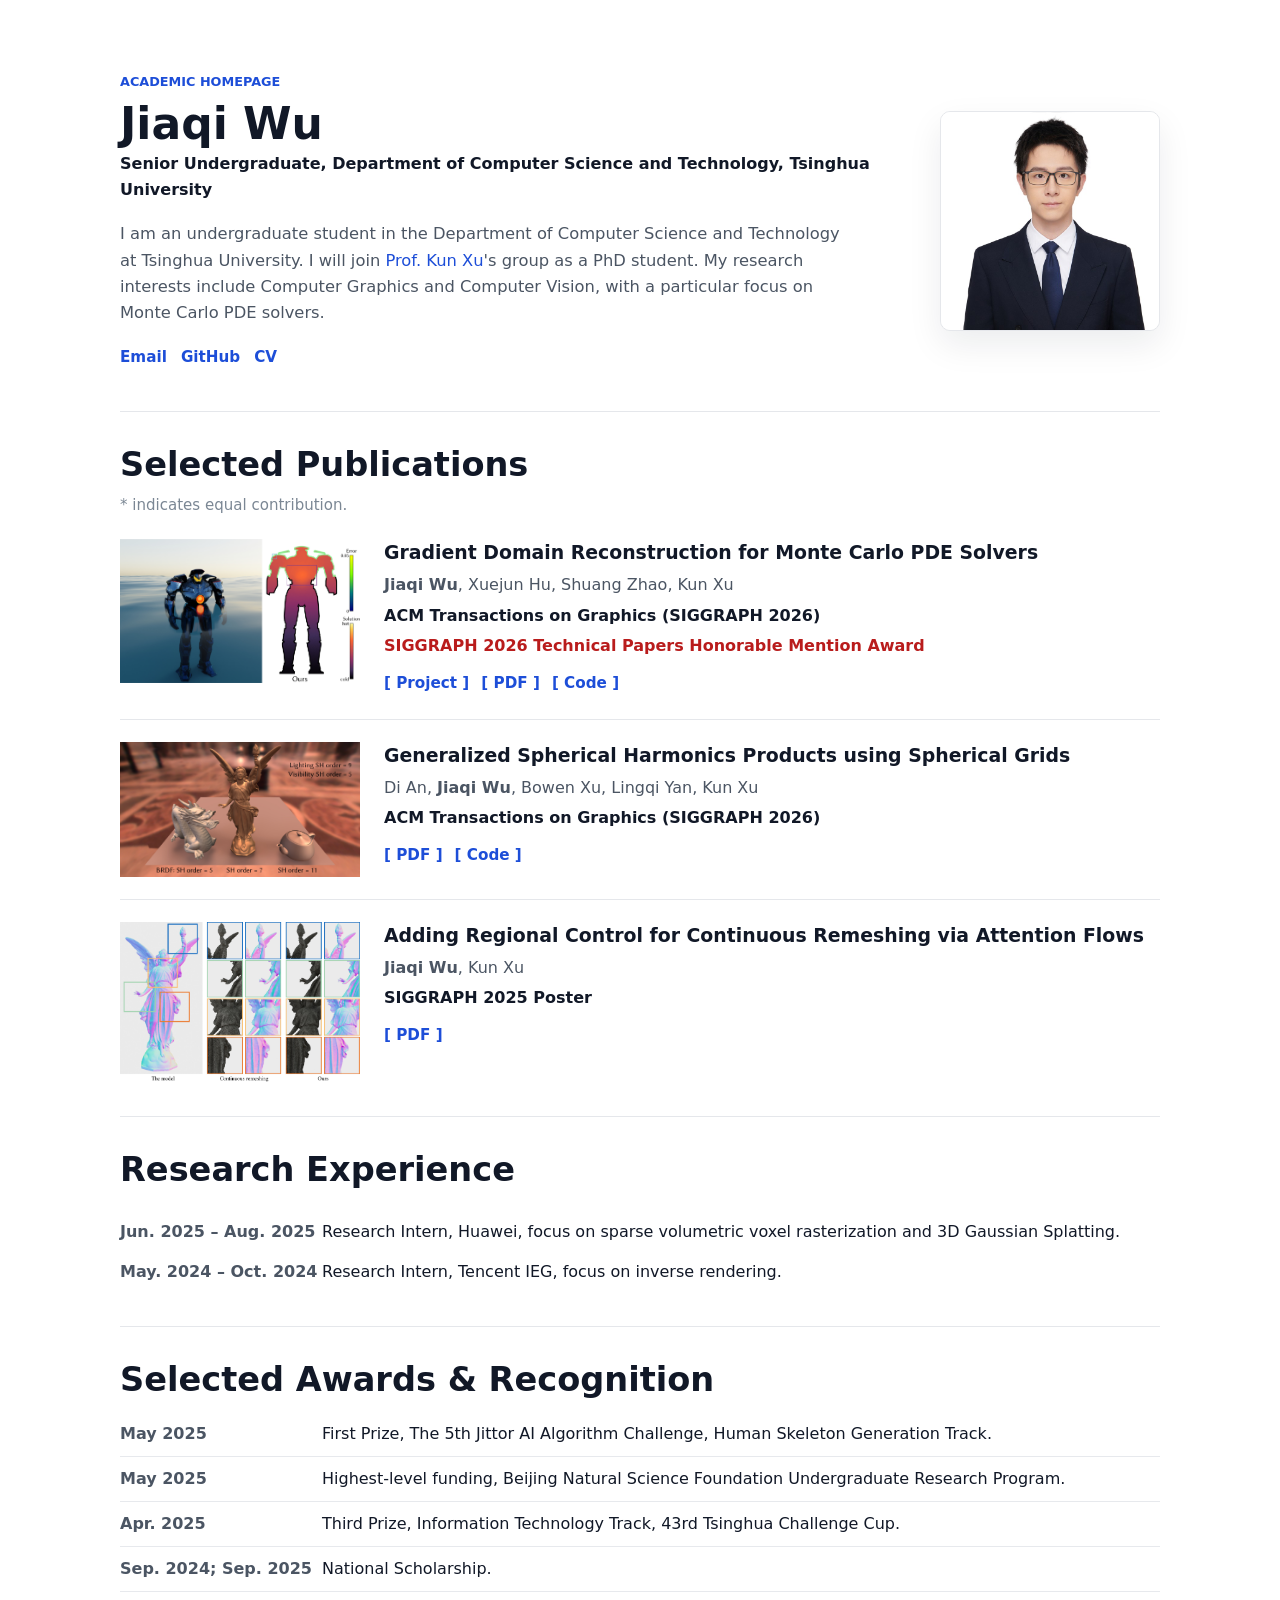
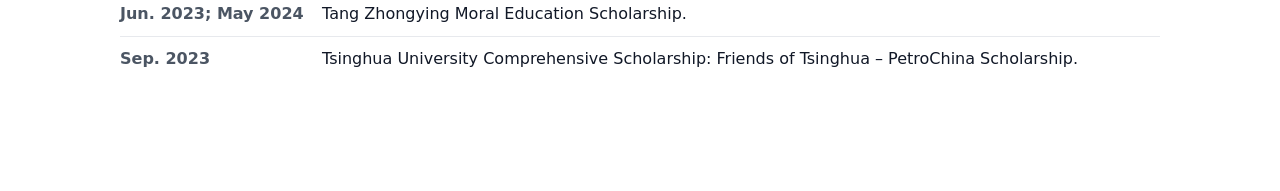
<file: index.html>
<!doctype html>
<html lang="en">
  <head>
    <meta charset="utf-8">
    <meta name="viewport" content="width=device-width, initial-scale=1">
    <meta
      name="description"
      content="Academic homepage and publications of Jiaqi Wu, Tsinghua University, including Gradient Domain Reconstruction for Monte Carlo PDE Solvers and Generalized Spherical Harmonics Products using Spherical Grids."
    >
    <meta name="robots" content="index, follow">
    <meta name="author" content="Jiaqi Wu">
    <meta
      name="keywords"
      content="Jiaqi Wu, 吴佳启, Tsinghua University, computer graphics, Monte Carlo PDE solvers, Gradient Domain Reconstruction for Monte Carlo PDE Solvers, Generalized Spherical Harmonics Products using Spherical Grids, SIGGRAPH 2026"
    >
    <meta name="google-site-verification" content="8v93ilf4QYqnHOZviplRx_3jtbRqEADriWoNgA3eijM">
    <link rel="canonical" href="https://jiaoplusjuan.github.io/">
    <meta property="og:type" content="profile">
    <meta property="og:title" content="Jiaqi Wu | Academic Homepage">
    <meta
      property="og:description"
      content="Computer graphics researcher at Tsinghua University. Publications include Gradient Domain Reconstruction for Monte Carlo PDE Solvers."
    >
    <meta property="og:url" content="https://jiaoplusjuan.github.io/">
    <meta property="og:image" content="https://jiaoplusjuan.github.io/assets/profile.jpg">
    <title>Jiaqi Wu | Computer Graphics Researcher</title>
    <script type="application/ld+json">
      {
        "@context": "https://schema.org",
        "@graph": [
          {
            "@type": "Person",
            "@id": "https://jiaoplusjuan.github.io/#person",
            "name": "Jiaqi Wu",
            "alternateName": "吴佳启",
            "url": "https://jiaoplusjuan.github.io/",
            "image": "https://jiaoplusjuan.github.io/assets/profile.jpg",
            "affiliation": {
              "@type": "CollegeOrUniversity",
              "name": "Tsinghua University"
            },
            "sameAs": [
              "https://github.com/jiaoplusjuan"
            ],
            "knowsAbout": [
              "Computer Graphics",
              "Computer Vision",
              "Monte Carlo PDE solvers",
              "Rendering"
            ]
          },
          {
            "@type": "ProfilePage",
            "@id": "https://jiaoplusjuan.github.io/#webpage",
            "url": "https://jiaoplusjuan.github.io/",
            "name": "Jiaqi Wu | Academic Homepage",
            "description": "Academic homepage and publications of Jiaqi Wu, Tsinghua University.",
            "mainEntity": {
              "@id": "https://jiaoplusjuan.github.io/#person"
            }
          },
          {
            "@type": "ScholarlyArticle",
            "@id": "https://jiaoplusjuan.github.io/#gradient-domain-reconstruction",
            "name": "Gradient Domain Reconstruction for Monte Carlo PDE Solvers",
            "headline": "Gradient Domain Reconstruction for Monte Carlo PDE Solvers",
            "mainEntityOfPage": "https://jiaoplusjuan.github.io/GDMCPDE.html",
            "author": [
              {
                "@id": "https://jiaoplusjuan.github.io/#person"
              },
              {
                "@type": "Person",
                "name": "Xuejun Hu",
                "url": "https://hoosus.github.io/"
              },
              {
                "@type": "Person",
                "name": "Shuang Zhao",
                "url": "https://shuangz.com"
              },
              {
                "@type": "Person",
                "name": "Kun Xu",
                "url": "https://cg.cs.tsinghua.edu.cn/people/~kun/"
              }
            ],
            "publisher": {
              "@type": "Organization",
              "name": "ACM"
            },
            "isPartOf": "ACM Transactions on Graphics (SIGGRAPH 2026)",
            "award": "SIGGRAPH 2026 Technical Papers Honorable Mention Award",
            "image": "https://jiaoplusjuan.github.io/assets/sig2026teaser.jpg",
            "url": "https://jiaoplusjuan.github.io/GDMCPDE.html",
            "encoding": {
              "@type": "MediaObject",
              "contentUrl": "https://jiaoplusjuan.github.io/paper/Gradient-Domain-Reconstruction-for-Monte-Carlo-PDE-Solvers.pdf",
              "encodingFormat": "application/pdf"
            }
          },
          {
            "@type": "ScholarlyArticle",
            "@id": "https://jiaoplusjuan.github.io/#generalized-spherical-harmonics",
            "name": "Generalized Spherical Harmonics Products using Spherical Grids",
            "headline": "Generalized Spherical Harmonics Products using Spherical Grids",
            "author": [
              {
                "@type": "Person",
                "name": "Di An"
              },
              {
                "@id": "https://jiaoplusjuan.github.io/#person"
              },
              {
                "@type": "Person",
                "name": "Bowen Xu"
              },
              {
                "@type": "Person",
                "name": "Lingqi Yan",
                "url": "https://sites.cs.ucsb.edu/~lingqi/"
              },
              {
                "@type": "Person",
                "name": "Kun Xu",
                "url": "https://cg.cs.tsinghua.edu.cn/people/~kun/"
              }
            ],
            "publisher": {
              "@type": "Organization",
              "name": "ACM"
            },
            "isPartOf": "ACM Transactions on Graphics (SIGGRAPH 2026)",
            "image": "https://jiaoplusjuan.github.io/assets/sig2026an.png",
            "url": "https://jiaoplusjuan.github.io/#publications",
            "encoding": {
              "@type": "MediaObject",
              "contentUrl": "https://jiaoplusjuan.github.io/paper/Generalized-Spherical-Harmonics-Products-using-Spherical-Grids.pdf",
              "encodingFormat": "application/pdf"
            }
          },
          {
            "@type": "ScholarlyArticle",
            "@id": "https://jiaoplusjuan.github.io/#attention-flows-remeshing",
            "name": "Adding Regional Control for Continuous Remeshing via Attention Flows",
            "headline": "Adding Regional Control for Continuous Remeshing via Attention Flows",
            "author": [
              {
                "@id": "https://jiaoplusjuan.github.io/#person"
              },
              {
                "@type": "Person",
                "name": "Kun Xu",
                "url": "https://cg.cs.tsinghua.edu.cn/people/~kun/"
              }
            ],
            "publisher": {
              "@type": "Organization",
              "name": "ACM"
            },
            "isPartOf": "SIGGRAPH 2025 Poster",
            "image": "https://jiaoplusjuan.github.io/assets/sig2025.png",
            "url": "https://jiaoplusjuan.github.io/#publications"
          }
        ]
      }
    </script>
    <link rel="stylesheet" href="styles.css?v=20260520-3">
  </head>
  <body>
    <main class="page" id="site-root">
      <section class="intro site-header" id="about" aria-label="Personal profile">
        <div class="intro-text">
          <p class="kicker">Academic Homepage</p>
          <h1>Jiaqi Wu</h1>
          <p class="role">Senior Undergraduate, Department of Computer Science and Technology, Tsinghua University</p>
          <p>
            I am an undergraduate student in the Department of Computer Science and Technology at Tsinghua University. I will join
            <a href="https://cg.cs.tsinghua.edu.cn/people/~kun/">Prof. Kun Xu</a>'s group as a PhD student. My research interests
            include Computer Graphics and Computer Vision, with a particular focus on Monte Carlo PDE solvers.
          </p>
          <nav class="profile-links" aria-label="Profile links">
            <a href="mailto:wujiaqi22@mails.tsinghua.edu.cn">Email</a>
            <a href="https://github.com/jiaoplusjuan">GitHub</a>
            <a href="resume.pdf">CV</a>
          </nav>
        </div>
        <img class="portrait" src="assets/profile.jpg" alt="Portrait of Jiaqi Wu">
      </section>

      <section class="section" id="publications">
        <div class="section-title">
          <h2>Selected Publications</h2>
          <p class="note">* indicates equal contribution.</p>
        </div>
        <div class="section-content paper-list">
          <article class="paper-card">
            <figure class="paper-thumb-frame">
              <img
                class="paper-thumb-image"
                src="assets/sig2026wu.jpg"
                alt="Gradient Domain Reconstruction for Monte Carlo PDE Solvers preview"
                loading="lazy"
                decoding="async"
              >
            </figure>
            <div class="paper-body">
              <h3>Gradient Domain Reconstruction for Monte Carlo PDE Solvers</h3>
              <p class="authors">
                <strong><a class="author-link" href="https://jiaoplusjuan.github.io/">Jiaqi Wu</a></strong>,
                <a class="author-link" href="https://hoosus.github.io/">Xuejun Hu</a>,
                <a class="author-link" href="https://shuangz.com">Shuang Zhao</a>,
                <a class="author-link" href="https://cg.cs.tsinghua.edu.cn/people/~kun/">Kun Xu</a>
              </p>
              <p class="venue">ACM Transactions on Graphics (SIGGRAPH 2026)</p>
              <p class="venue-note">SIGGRAPH 2026 Technical Papers Honorable Mention Award</p>
              <div class="paper-actions" aria-label="Paper links">
                <a class="paper-link" href="GDMCPDE.html">[ Project ]</a>
                <a class="paper-link" href="paper/Gradient-Domain-Reconstruction-for-Monte-Carlo-PDE-Solvers.pdf">[ PDF ]</a>
                <a class="paper-link" href="https://github.com/jiaoplusjuan/Gradient-Domain-Reconstruction-for-Monte-Carlo-PDE-Solvers">[ Code ]</a>
              </div>
            </div>
          </article>

          <article class="paper-card">
            <figure class="paper-thumb-frame">
              <img
                class="paper-thumb-image"
                src="assets/sig2026an.png"
                alt="Generalized Spherical Harmonics Products using Spherical Grids preview"
                loading="lazy"
                decoding="async"
              >
            </figure>
            <div class="paper-body">
              <h3>Generalized Spherical Harmonics Products using Spherical Grids</h3>
              <p class="authors">
                Di An,
                <strong><a class="author-link" href="https://jiaoplusjuan.github.io/">Jiaqi Wu</a></strong>,
                Bowen Xu,
                <a class="author-link" href="https://sites.cs.ucsb.edu/~lingqi/">Lingqi Yan</a>,
                <a class="author-link" href="https://cg.cs.tsinghua.edu.cn/people/~kun/">Kun Xu</a>
              </p>
              <p class="venue">ACM Transactions on Graphics (SIGGRAPH 2026)</p>
              <div class="paper-actions" aria-label="Paper links">
                <a class="paper-link" href="paper/Generalized-Spherical-Harmonics-Products-using-Spherical-Grids.pdf">[ PDF ]</a>
                <a class="paper-link is-disabled" href="#" data-coming-soon="true" aria-label="Code coming soon">[ Code ]</a>
              </div>
            </div>
          </article>

          <article class="paper-card">
            <figure class="paper-thumb-frame">
              <img
                class="paper-thumb-image"
                src="assets/sig2025.png"
                alt="Adding Regional Control for Continuous Remeshing via Attention Flows preview"
                loading="lazy"
                decoding="async"
              >
            </figure>
            <div class="paper-body">
              <h3>Adding Regional Control for Continuous Remeshing via Attention Flows</h3>
              <p class="authors">
                <strong><a class="author-link" href="https://jiaoplusjuan.github.io/">Jiaqi Wu</a></strong>,
                <a class="author-link" href="https://cg.cs.tsinghua.edu.cn/people/~kun/">Kun Xu</a>
              </p>
              <p class="venue">SIGGRAPH 2025 Poster</p>
              <div class="paper-actions" aria-label="Paper links">
                <a class="paper-link" href="https://dl.acm.org/doi/epdf/10.1145/3721250.3743017">[ PDF ]</a>
              </div>
            </div>
          </article>
        </div>
      </section>

      <section class="section compact" id="experience">
        <div class="section-title">
          <h2>Research Experience</h2>
        </div>
        <div class="section-content">
          <ul class="timeline">
            <li>
              <span>Jun. 2025 &ndash; Aug. 2025</span>
              <p>Research Intern, Huawei, focus on sparse volumetric voxel rasterization and 3D Gaussian Splatting.</p>
            </li>
            <li>
              <span>May. 2024 &ndash; Oct. 2024</span>
              <p>Research Intern, Tencent IEG, focus on inverse rendering.</p>
            </li>
          </ul>
        </div>
      </section>

      <section class="section compact" id="awards">
        <div class="section-title">
          <h2>Selected Awards &amp; Recognition</h2>
        </div>
        <div class="section-content">
          <ul class="award-list">
            <li>
              <span>May 2025</span>
              <p>First Prize, The 5th Jittor AI Algorithm Challenge, Human Skeleton Generation Track.</p>
            </li>
            <li>
              <span>May 2025</span>
              <p>Highest-level funding, Beijing Natural Science Foundation Undergraduate Research Program.</p>
            </li>
            <li>
              <span>Apr. 2025</span>
              <p>Third Prize, Information Technology Track, 43rd Tsinghua Challenge Cup.</p>
            </li>
            <li>
              <span>Sep. 2024; Sep. 2025</span>
              <p>National Scholarship.</p>
            </li>
            <li>
              <span>Jun. 2023; May 2024</span>
              <p>Tang Zhongying Moral Education Scholarship.</p>
            </li>
            <li>
              <span>Sep. 2023</span>
              <p>Tsinghua University Comprehensive Scholarship: Friends of Tsinghua &ndash; PetroChina Scholarship.</p>
            </li>
          </ul>
        </div>
      </section>

      <div class="coming-soon-toast" role="status" aria-live="polite">Coming soon</div>
    </main>
    <script src="data/site-data.js?v=20260520-3"></script>
    <script src="scripts/render-site.js?v=20260520-3"></script>
  </body>
</html>
</file>
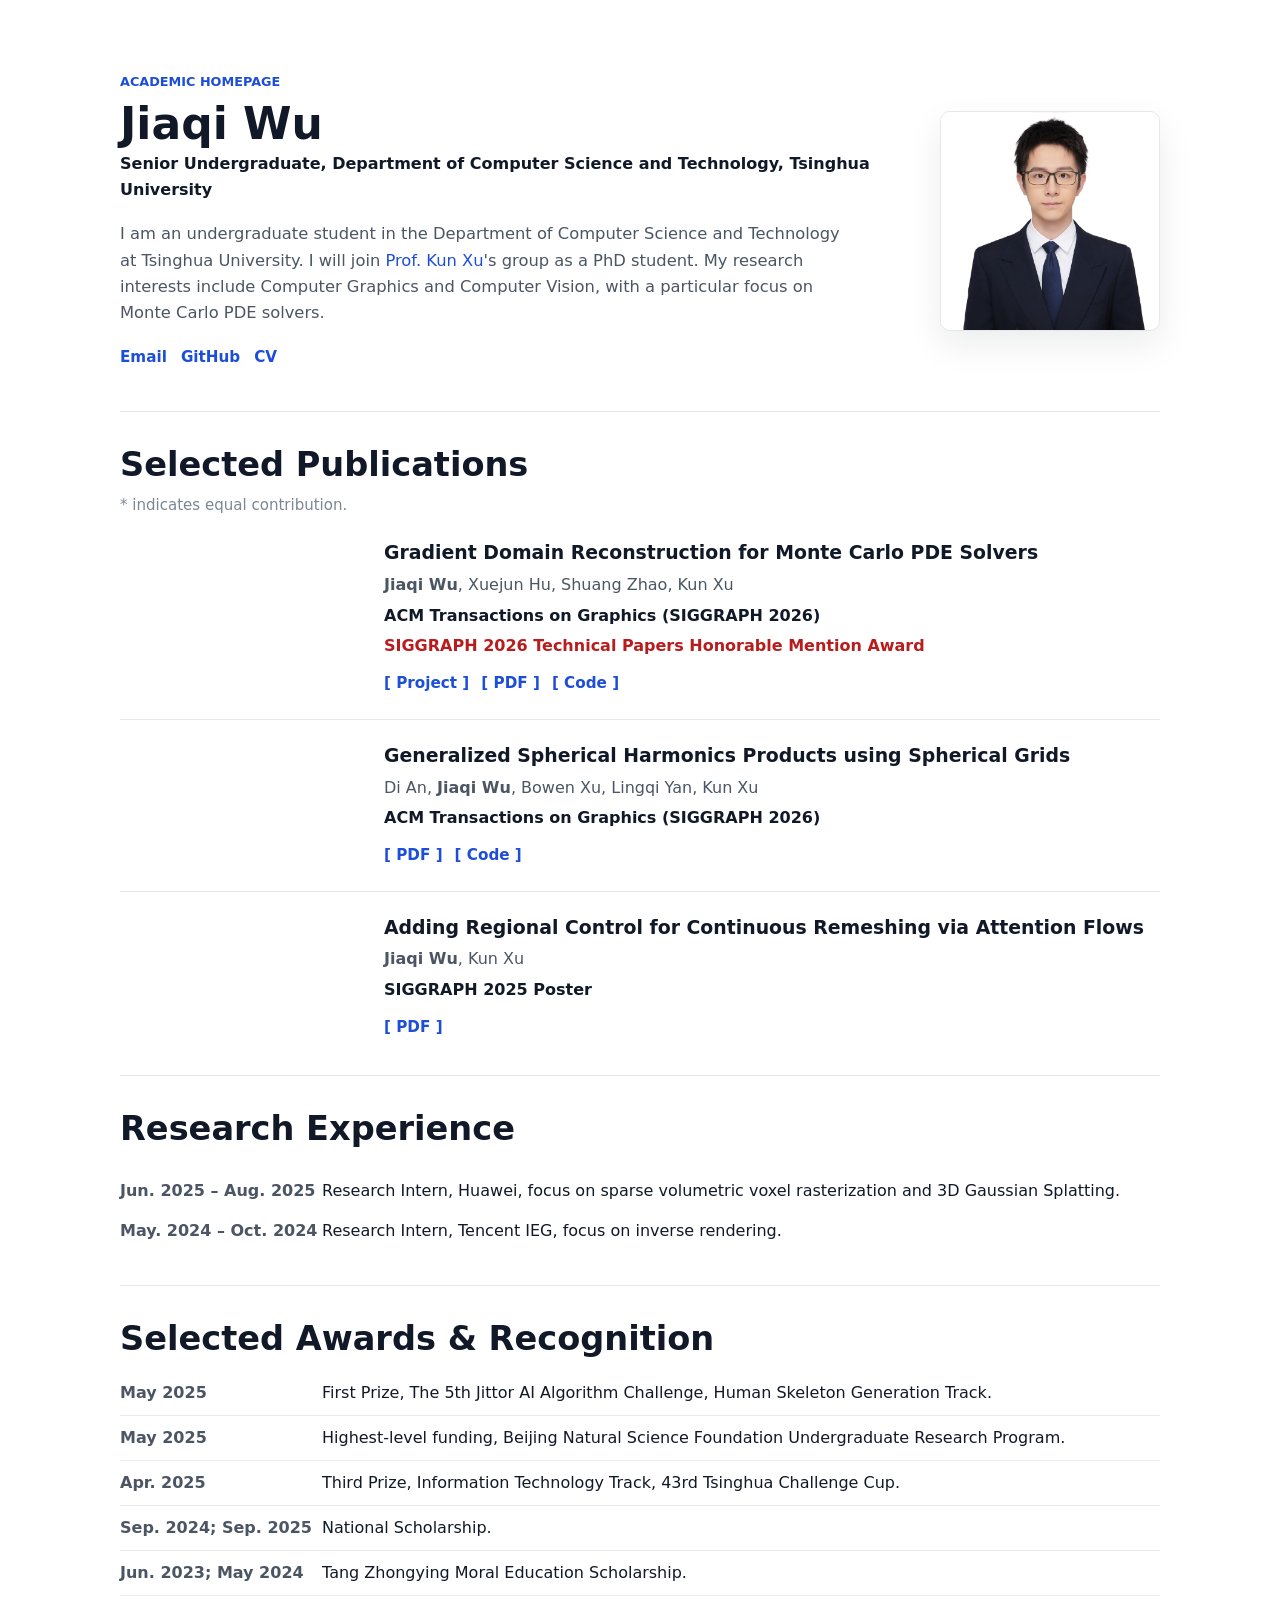
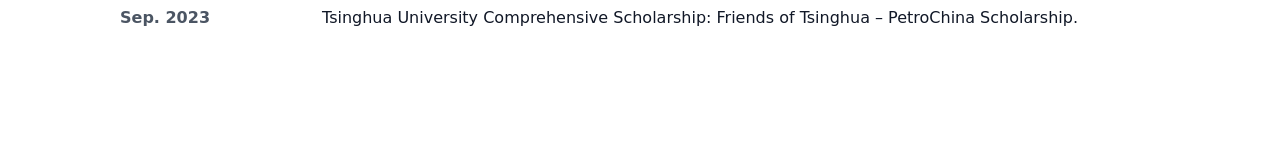
<file: jiaqiwu-tsinghua.github.io/index.html>
<!doctype html>
<html lang="en">
  <head>
    <meta charset="utf-8">
    <meta http-equiv="refresh" content="0; url=https://jiaoplusjuan.github.io/">
    <meta name="robots" content="noindex, follow">
    <link rel="canonical" href="https://jiaoplusjuan.github.io/">
    <title>Redirecting to Jiaqi Wu</title>
  </head>
  <body>
    <p>
      This page has moved to
      <a href="https://jiaoplusjuan.github.io/">https://jiaoplusjuan.github.io/</a>.
    </p>
  </body>
</html>
</file>
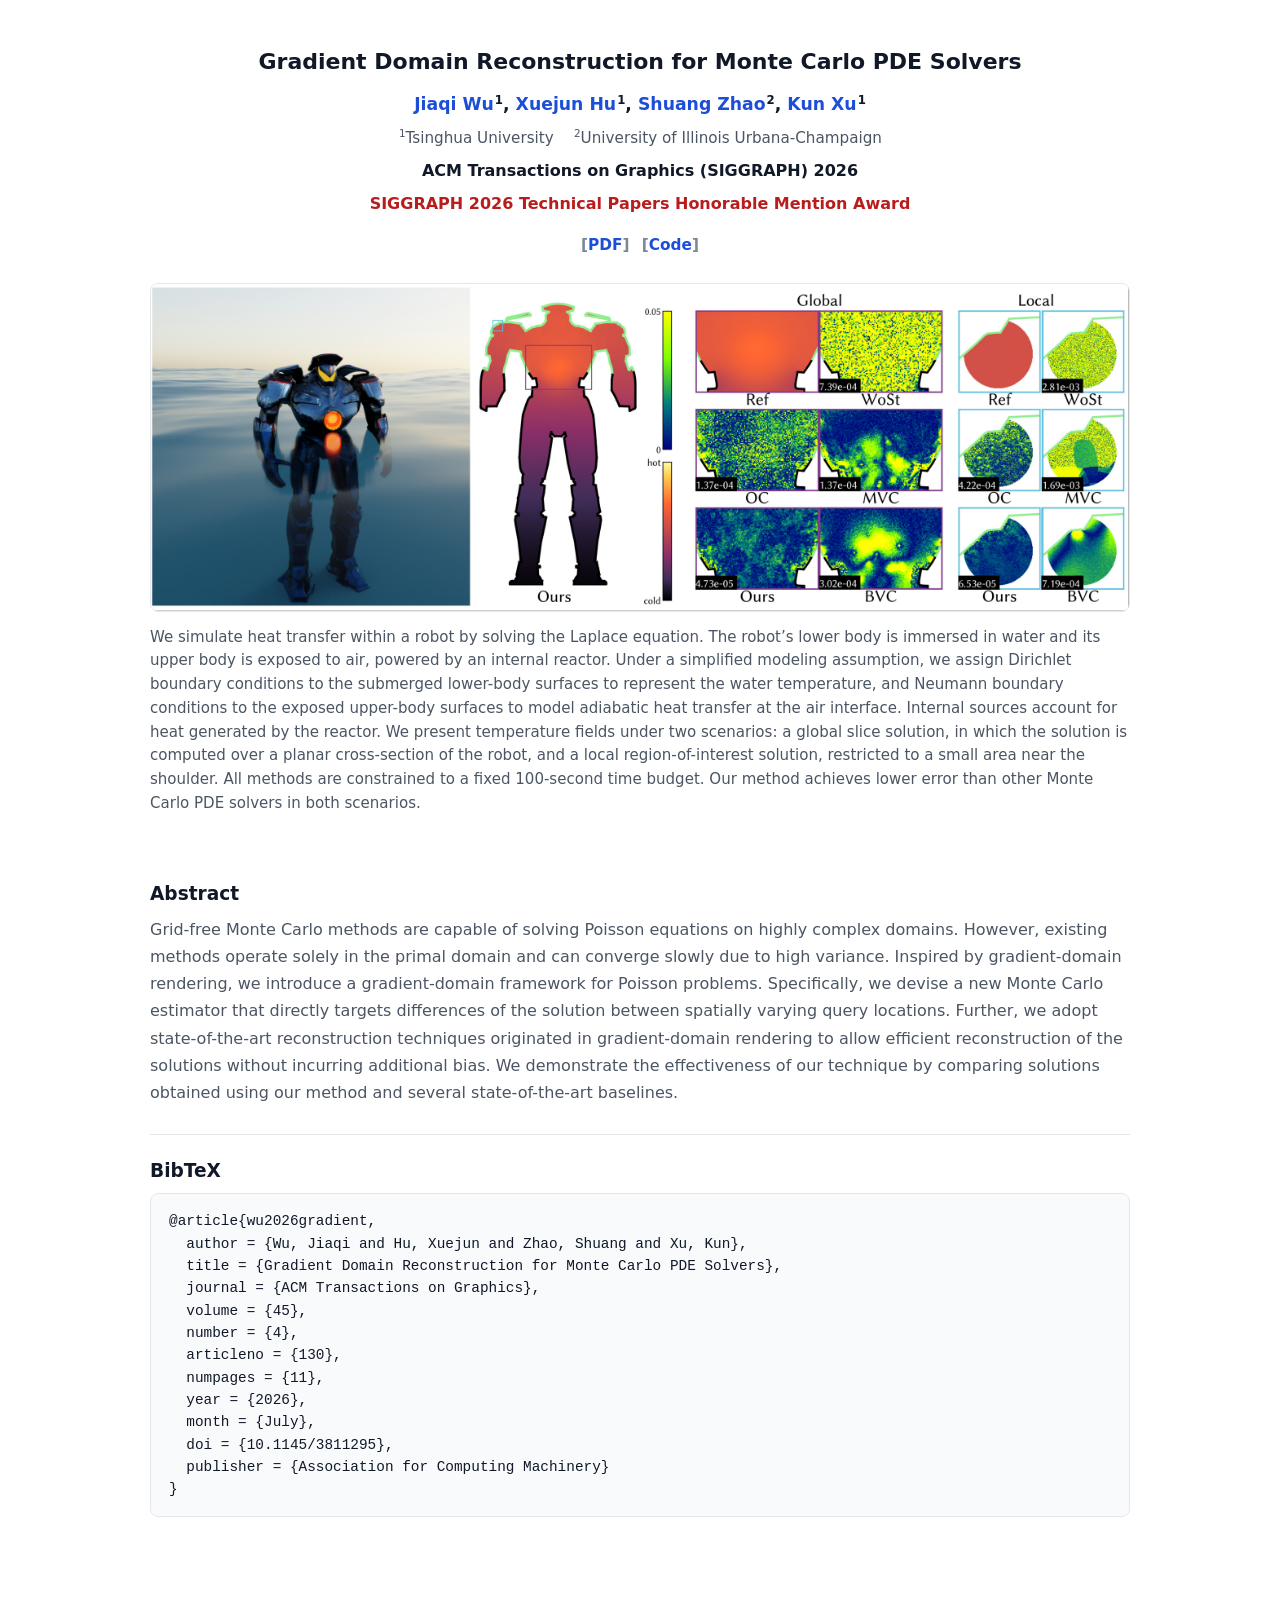
<file: GDMCPDE.html>
<!doctype html>
<html lang="en">
  <head>
    <meta charset="utf-8">
    <meta name="viewport" content="width=device-width, initial-scale=1">
    <meta
      name="description"
      content="Project page for Gradient Domain Reconstruction for Monte Carlo PDE Solvers, a SIGGRAPH 2026 paper by Jiaqi Wu, Xuejun Hu, Shuang Zhao, and Kun Xu."
    >
    <meta name="robots" content="index, follow">
    <meta name="author" content="Jiaqi Wu">
    <meta
      name="keywords"
      content="Gradient Domain Reconstruction for Monte Carlo PDE Solvers, Monte Carlo PDE solvers, Walk on Spheres, gradient-domain reconstruction, SIGGRAPH 2026, ACM TOG"
    >
    <link rel="canonical" href="https://jiaoplusjuan.github.io/GDMCPDE.html">
    <meta property="og:type" content="article">
    <meta property="og:title" content="Gradient Domain Reconstruction for Monte Carlo PDE Solvers">
    <meta
      property="og:description"
      content="A gradient-domain framework for grid-free Monte Carlo Poisson solvers, published in ACM Transactions on Graphics (SIGGRAPH) 2026."
    >
    <meta property="og:url" content="https://jiaoplusjuan.github.io/GDMCPDE.html">
    <meta property="og:image" content="https://jiaoplusjuan.github.io/assets/sig2026teaser.jpg">
    <title>Gradient Domain Reconstruction for Monte Carlo PDE Solvers</title>
    <script type="application/ld+json">
      {
        "@context": "https://schema.org",
        "@type": "ScholarlyArticle",
        "mainEntityOfPage": "https://jiaoplusjuan.github.io/GDMCPDE.html",
        "name": "Gradient Domain Reconstruction for Monte Carlo PDE Solvers",
        "headline": "Gradient Domain Reconstruction for Monte Carlo PDE Solvers",
        "abstract": "Grid-free Monte Carlo methods are capable of solving Poisson equations on highly complex domains. However, existing methods operate solely in the primal domain and can converge slowly due to high variance. Inspired by gradient-domain rendering, we introduce a gradient-domain framework for Poisson problems.",
        "author": [
          {
            "@type": "Person",
            "name": "Jiaqi Wu",
            "url": "https://jiaoplusjuan.github.io/"
          },
          {
            "@type": "Person",
            "name": "Xuejun Hu",
            "url": "https://hoosus.github.io/"
          },
          {
            "@type": "Person",
            "name": "Shuang Zhao",
            "url": "https://shuangz.com"
          },
          {
            "@type": "Person",
            "name": "Kun Xu",
            "url": "https://cg.cs.tsinghua.edu.cn/people/~kun/"
          }
        ],
        "datePublished": "2026-07",
        "publisher": {
          "@type": "Organization",
          "name": "ACM"
        },
        "isPartOf": "ACM Transactions on Graphics (SIGGRAPH) 2026",
        "volumeNumber": "45",
        "issueNumber": "4",
        "pagination": "Article 130",
        "identifier": "https://doi.org/10.1145/3811295",
        "sameAs": [
          "https://doi.org/10.1145/3811295"
        ],
        "image": "https://jiaoplusjuan.github.io/assets/sig2026teaser.jpg",
        "encoding": {
          "@type": "MediaObject",
          "contentUrl": "https://jiaoplusjuan.github.io/paper/Gradient-Domain-Reconstruction-for-Monte-Carlo-PDE-Solvers.pdf",
          "encodingFormat": "application/pdf"
        }
      }
    </script>
    <link rel="stylesheet" href="styles.css?v=20260520-3">
  </head>
  <body>
    <main class="project-page">
      <header class="project-hero">
        <h1>Gradient Domain Reconstruction for Monte Carlo PDE Solvers</h1>
        <p class="project-authors">
          <a href="https://jiaoplusjuan.github.io/">Jiaqi Wu</a><sup>1</sup>,
          <a href="https://hoosus.github.io/">Xuejun Hu</a><sup>1</sup>,
          <a href="https://shuangz.com">Shuang Zhao</a><sup>2</sup>,
          <a href="https://cg.cs.tsinghua.edu.cn/people/~kun/">Kun Xu</a><sup>1</sup>
        </p>
        <p class="project-affiliations">
          <sup>1</sup>Tsinghua University &nbsp;&nbsp; <sup>2</sup>University of Illinois Urbana-Champaign
        </p>
        <p class="project-venue">ACM Transactions on Graphics (SIGGRAPH) 2026</p>
        <p class="project-award">SIGGRAPH 2026 Technical Papers Honorable Mention Award</p>
        <div class="project-links" aria-label="Project links">
          <a href="paper/Gradient-Domain-Reconstruction-for-Monte-Carlo-PDE-Solvers.pdf">PDF</a>
          <a href="https://github.com/jiaoplusjuan/Gradient-Domain-Reconstruction-for-Monte-Carlo-PDE-Solvers">Code</a>
        </div>
      </header>

      <figure class="project-teaser">
        <a class="project-teaser-link" href="assets/sig2026teaser.pdf" aria-label="Open teaser PDF">
          <img
            src="assets/sig2026teaser.jpg"
            alt="Teaser comparison of heat-transfer reconstruction on a robot model"
            loading="eager"
            decoding="async"
          >
        </a>
        <figcaption>
          We simulate heat transfer within a robot by solving the Laplace equation. The robot&rsquo;s lower body is immersed in water and its upper body is exposed to air, powered by an internal reactor. Under a simplified modeling assumption, we assign Dirichlet boundary conditions to the submerged lower-body surfaces to represent the water temperature, and Neumann boundary conditions to the exposed upper-body surfaces to model adiabatic heat transfer at the air interface. Internal sources account for heat generated by the reactor. We present temperature fields under two scenarios: a global slice solution, in which the solution is computed over a planar cross-section of the robot, and a local region-of-interest solution, restricted to a small area near the shoulder. All methods are constrained to a fixed 100-second time budget. Our method achieves lower error than other Monte Carlo PDE solvers in both scenarios.
        </figcaption>
      </figure>

      <section class="project-section" aria-labelledby="abstract-title">
        <h2 id="abstract-title">Abstract</h2>
        <div class="project-copy">
          <p>
            Grid-free Monte Carlo methods are capable of solving Poisson equations on highly complex domains. However, existing methods operate solely in the primal domain and can converge slowly due to high variance. Inspired by gradient-domain rendering, we introduce a gradient-domain framework for Poisson problems. Specifically, we devise a new Monte Carlo estimator that directly targets differences of the solution between spatially varying query locations. Further, we adopt state-of-the-art reconstruction techniques originated in gradient-domain rendering to allow efficient reconstruction of the solutions without incurring additional bias. We demonstrate the effectiveness of our technique by comparing solutions obtained using our method and several state-of-the-art baselines.
          </p>
        </div>
      </section>

      <section class="project-section" id="bibtex" aria-labelledby="bibtex-title">
        <h2 id="bibtex-title">BibTeX</h2>
        <div class="project-copy">
          <pre class="bibtex-block"><code>@article{wu2026gradient,
  author = {Wu, Jiaqi and Hu, Xuejun and Zhao, Shuang and Xu, Kun},
  title = {Gradient Domain Reconstruction for Monte Carlo PDE Solvers},
  journal = {ACM Transactions on Graphics},
  volume = {45},
  number = {4},
  articleno = {130},
  numpages = {11},
  year = {2026},
  month = {July},
  doi = {10.1145/3811295},
  publisher = {Association for Computing Machinery}
}</code></pre>
        </div>
      </section>
    </main>
  </body>
</html>
</file>
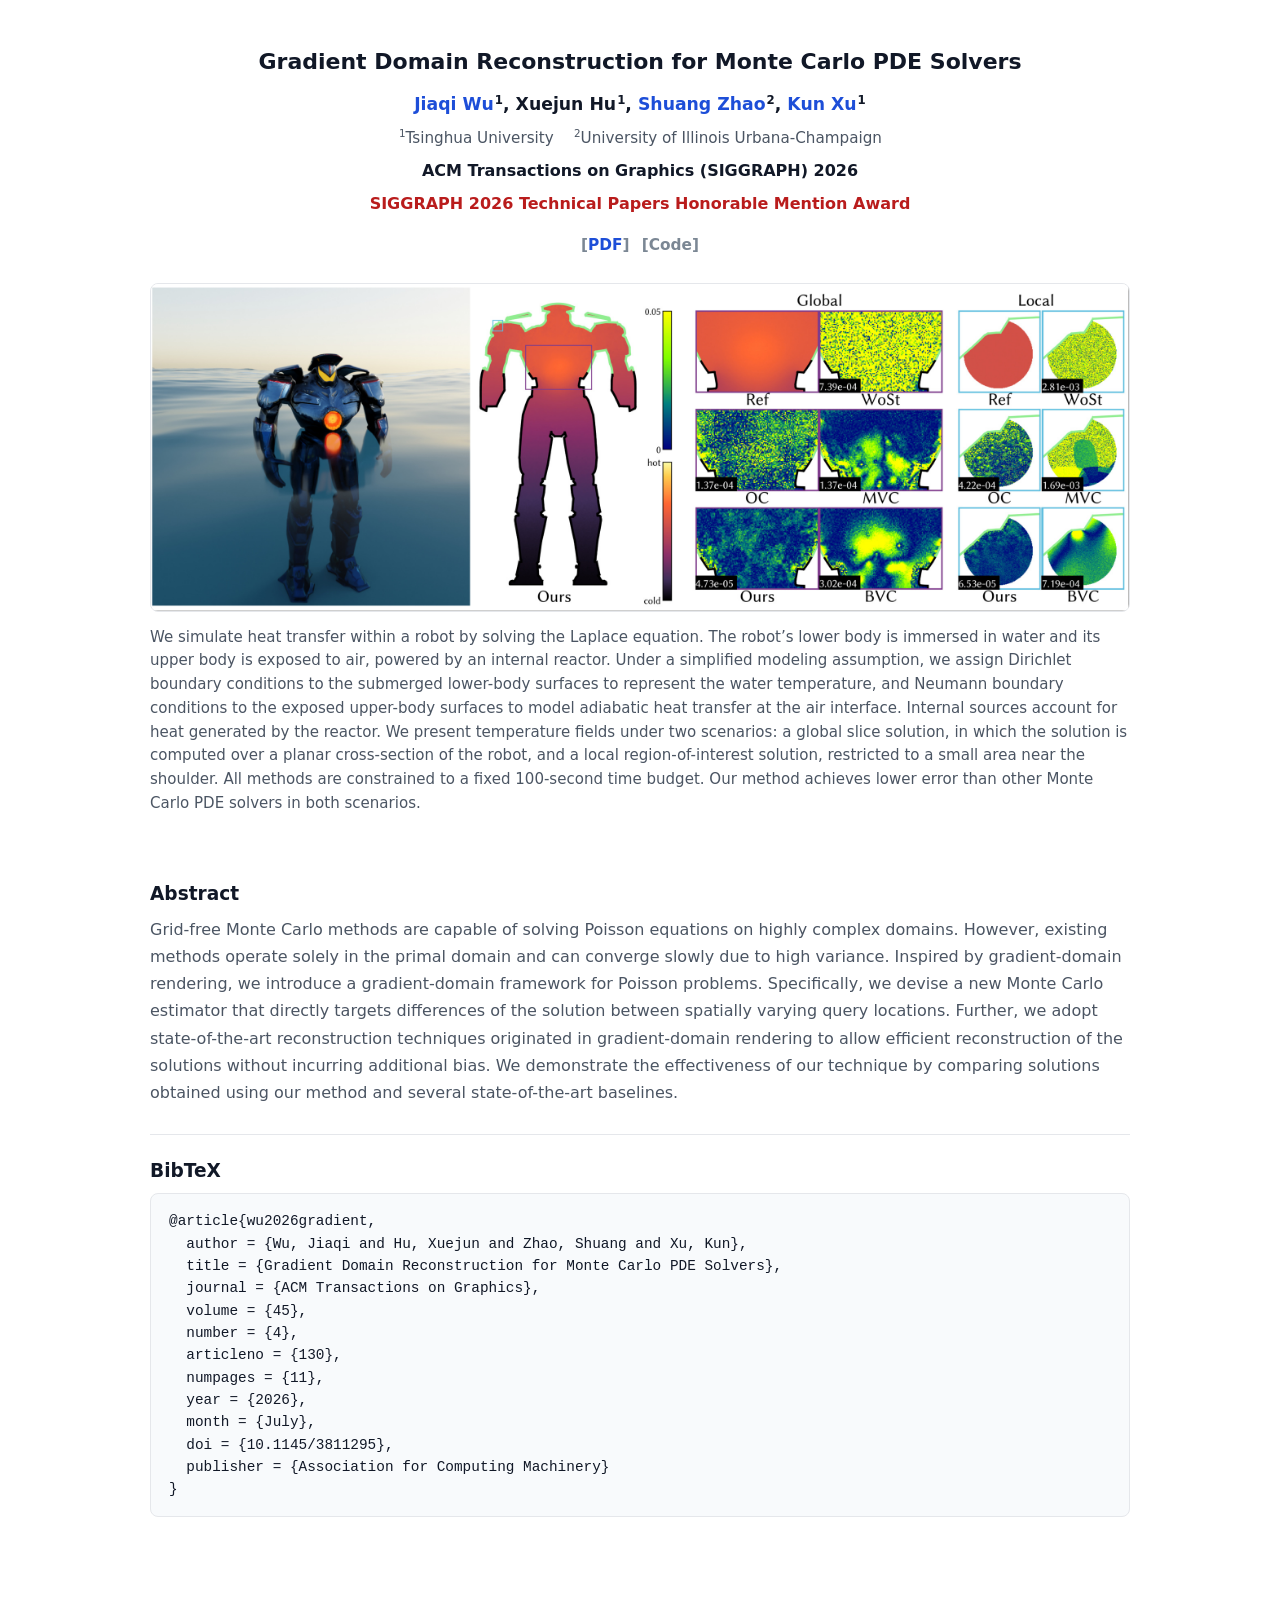
<file: gradient-domain-reconstruction.html>
<!doctype html>
<html lang="en">
  <head>
    <meta charset="utf-8">
    <meta name="viewport" content="width=device-width, initial-scale=1">
    <meta
      name="description"
      content="Project page for Gradient Domain Reconstruction for Monte Carlo PDE Solvers, a SIGGRAPH 2026 paper by Jiaqi Wu, Xuejun Hu, Shuang Zhao, and Kun Xu."
    >
    <meta name="robots" content="index, follow">
    <meta name="author" content="Jiaqi Wu">
    <meta
      name="keywords"
      content="Gradient Domain Reconstruction for Monte Carlo PDE Solvers, Monte Carlo PDE solvers, Walk on Spheres, gradient-domain reconstruction, SIGGRAPH 2026, ACM TOG"
    >
    <link rel="canonical" href="https://jiaoplusjuan.github.io/jiaqiwu-tsinghua.github.io/gradient-domain-reconstruction.html">
    <meta property="og:type" content="article">
    <meta property="og:title" content="Gradient Domain Reconstruction for Monte Carlo PDE Solvers">
    <meta
      property="og:description"
      content="A gradient-domain framework for grid-free Monte Carlo Poisson solvers, published in ACM Transactions on Graphics (SIGGRAPH) 2026."
    >
    <meta property="og:url" content="https://jiaoplusjuan.github.io/jiaqiwu-tsinghua.github.io/gradient-domain-reconstruction.html">
    <meta property="og:image" content="https://jiaoplusjuan.github.io/jiaqiwu-tsinghua.github.io/assets/sig2026teaser.jpg">
    <title>Gradient Domain Reconstruction for Monte Carlo PDE Solvers</title>
    <script type="application/ld+json">
      {
        "@context": "https://schema.org",
        "@type": "ScholarlyArticle",
        "mainEntityOfPage": "https://jiaoplusjuan.github.io/jiaqiwu-tsinghua.github.io/gradient-domain-reconstruction.html",
        "name": "Gradient Domain Reconstruction for Monte Carlo PDE Solvers",
        "headline": "Gradient Domain Reconstruction for Monte Carlo PDE Solvers",
        "abstract": "Grid-free Monte Carlo methods are capable of solving Poisson equations on highly complex domains. However, existing methods operate solely in the primal domain and can converge slowly due to high variance. Inspired by gradient-domain rendering, we introduce a gradient-domain framework for Poisson problems.",
        "author": [
          {
            "@type": "Person",
            "name": "Jiaqi Wu",
            "url": "https://jiaoplusjuan.github.io"
          },
          {
            "@type": "Person",
            "name": "Xuejun Hu"
          },
          {
            "@type": "Person",
            "name": "Shuang Zhao",
            "url": "https://shuangz.com"
          },
          {
            "@type": "Person",
            "name": "Kun Xu",
            "url": "https://cg.cs.tsinghua.edu.cn/people/~kun/"
          }
        ],
        "datePublished": "2026-07",
        "publisher": {
          "@type": "Organization",
          "name": "ACM"
        },
        "isPartOf": "ACM Transactions on Graphics (SIGGRAPH) 2026",
        "volumeNumber": "45",
        "issueNumber": "4",
        "pagination": "Article 130",
        "identifier": "https://doi.org/10.1145/3811295",
        "sameAs": [
          "https://doi.org/10.1145/3811295"
        ],
        "image": "https://jiaoplusjuan.github.io/jiaqiwu-tsinghua.github.io/assets/sig2026teaser.jpg",
        "encoding": {
          "@type": "MediaObject",
          "contentUrl": "https://jiaoplusjuan.github.io/jiaqiwu-tsinghua.github.io/paper/Gradient-Domain-Reconstruction-for-Monte-Carlo-PDE-Solvers.pdf",
          "encodingFormat": "application/pdf"
        }
      }
    </script>
    <link rel="stylesheet" href="styles.css?v=20260520-3">
  </head>
  <body>
    <main class="project-page">
      <header class="project-hero">
        <h1>Gradient Domain Reconstruction for Monte Carlo PDE Solvers</h1>
        <p class="project-authors">
          <a href="https://jiaoplusjuan.github.io">Jiaqi Wu</a><sup>1</sup>,
          Xuejun Hu<sup>1</sup>,
          <a href="https://shuangz.com">Shuang Zhao</a><sup>2</sup>,
          <a href="https://cg.cs.tsinghua.edu.cn/people/~kun/">Kun Xu</a><sup>1</sup>
        </p>
        <p class="project-affiliations">
          <sup>1</sup>Tsinghua University &nbsp;&nbsp; <sup>2</sup>University of Illinois Urbana-Champaign
        </p>
        <p class="project-venue">ACM Transactions on Graphics (SIGGRAPH) 2026</p>
        <p class="project-award">SIGGRAPH 2026 Technical Papers Honorable Mention Award</p>
        <div class="project-links" aria-label="Project links">
          <a href="paper/Gradient-Domain-Reconstruction-for-Monte-Carlo-PDE-Solvers.pdf">PDF</a>
          <span class="project-link-disabled" aria-disabled="true">Code</span>
        </div>
      </header>

      <figure class="project-teaser">
        <a class="project-teaser-link" href="assets/sig2026teaser.pdf" aria-label="Open teaser PDF">
          <img
            src="assets/sig2026teaser.jpg"
            alt="Teaser comparison of heat-transfer reconstruction on a robot model"
            loading="eager"
            decoding="async"
          >
        </a>
        <figcaption>
          We simulate heat transfer within a robot by solving the Laplace equation. The robot&rsquo;s lower body is immersed in water and its upper body is exposed to air, powered by an internal reactor. Under a simplified modeling assumption, we assign Dirichlet boundary conditions to the submerged lower-body surfaces to represent the water temperature, and Neumann boundary conditions to the exposed upper-body surfaces to model adiabatic heat transfer at the air interface. Internal sources account for heat generated by the reactor. We present temperature fields under two scenarios: a global slice solution, in which the solution is computed over a planar cross-section of the robot, and a local region-of-interest solution, restricted to a small area near the shoulder. All methods are constrained to a fixed 100-second time budget. Our method achieves lower error than other Monte Carlo PDE solvers in both scenarios.
        </figcaption>
      </figure>

      <section class="project-section" aria-labelledby="abstract-title">
        <h2 id="abstract-title">Abstract</h2>
        <div class="project-copy">
          <p>
            Grid-free Monte Carlo methods are capable of solving Poisson equations on highly complex domains. However, existing methods operate solely in the primal domain and can converge slowly due to high variance. Inspired by gradient-domain rendering, we introduce a gradient-domain framework for Poisson problems. Specifically, we devise a new Monte Carlo estimator that directly targets differences of the solution between spatially varying query locations. Further, we adopt state-of-the-art reconstruction techniques originated in gradient-domain rendering to allow efficient reconstruction of the solutions without incurring additional bias. We demonstrate the effectiveness of our technique by comparing solutions obtained using our method and several state-of-the-art baselines.
          </p>
        </div>
      </section>

      <section class="project-section" id="bibtex" aria-labelledby="bibtex-title">
        <h2 id="bibtex-title">BibTeX</h2>
        <div class="project-copy">
          <pre class="bibtex-block"><code>@article{wu2026gradient,
  author = {Wu, Jiaqi and Hu, Xuejun and Zhao, Shuang and Xu, Kun},
  title = {Gradient Domain Reconstruction for Monte Carlo PDE Solvers},
  journal = {ACM Transactions on Graphics},
  volume = {45},
  number = {4},
  articleno = {130},
  numpages = {11},
  year = {2026},
  month = {July},
  doi = {10.1145/3811295},
  publisher = {Association for Computing Machinery}
}</code></pre>
        </div>
      </section>
    </main>
  </body>
</html>
</file>
<file: styles.css>
:root {
  color-scheme: light;
  --bg: #ffffff;
  --paper: #ffffff;
  --ink: #111827;
  --muted: #4b5563;
  --faint: #7b8794;
  --soft: #f8fafc;
  --line: #e5e7eb;
  --accent: #1d4ed8;
  --accent-dark: #1e3a8a;
  --accent-soft: #eff6ff;
  --max-width: 1040px;
}

* {
  box-sizing: border-box;
}

html {
  scroll-behavior: smooth;
}

body {
  margin: 0;
  min-width: 320px;
  background: var(--bg);
  color: var(--ink);
  font-family: ui-sans-serif, system-ui, -apple-system, BlinkMacSystemFont, "Segoe UI", sans-serif;
  font-size: 16px;
  line-height: 1.62;
  -webkit-font-smoothing: antialiased;
  text-rendering: optimizeLegibility;
}

a {
  color: var(--accent);
  text-decoration: none;
}

a:hover {
  color: var(--accent-dark);
  text-decoration: underline;
  text-underline-offset: 0.18em;
}

.page {
  width: min(var(--max-width), calc(100% - 44px));
  margin: 0 auto;
  padding: 48px 0 76px;
}

.site-header {
  display: grid;
  grid-template-columns: minmax(0, 1fr) 220px;
  gap: 44px;
  align-items: center;
  padding: 24px 0 42px;
}

.kicker {
  margin: 0 0 8px;
  color: var(--accent);
  font-size: 0.8rem;
  font-weight: 800;
  letter-spacing: 0;
  text-transform: uppercase;
}

.intro h1 {
  margin: 0 0 4px;
  color: var(--ink);
  font-size: clamp(2rem, 4vw, 2.75rem);
  font-weight: 800;
  line-height: 1.06;
  letter-spacing: 0;
}

.name-cn {
  margin: 4px 0 10px;
  color: var(--muted);
  font-size: 1.08rem;
}

.role {
  margin: 0 0 18px;
  color: var(--ink);
  font-weight: 700;
}

.intro p:not(.kicker):not(.name-cn):not(.role) {
  max-width: 720px;
  margin: 0 0 16px;
  color: var(--muted);
  font-size: 1.02rem;
}

.portrait {
  justify-self: end;
  width: 220px;
  aspect-ratio: 1;
  object-fit: cover;
  border: 1px solid var(--line);
  border-radius: 10px;
  background: #fff;
  box-shadow: 0 14px 34px rgba(17, 24, 39, 0.08);
}

.profile-links {
  display: flex;
  flex-wrap: wrap;
  gap: 10px 14px;
  margin-top: 18px;
}

.profile-links a {
  color: var(--accent);
  font-size: 0.95rem;
  font-weight: 700;
}

.section {
  display: block;
  padding: 34px 0;
  border-top: 1px solid var(--line);
}

.section:last-child {
  border-bottom: 0;
}

.section-title {
  margin-bottom: 22px;
}

h2 {
  margin: 0;
  color: var(--ink);
  font-size: clamp(1.75rem, 3vw, 2.1rem);
  font-weight: 800;
  line-height: 1.15;
  letter-spacing: 0;
}

.section-content > p:first-child {
  max-width: 850px;
  margin: 0;
  color: var(--muted);
}

.note {
  margin: 8px 0 0;
  color: var(--faint);
  font-size: 0.94rem;
}

.paper-list {
  display: grid;
  gap: 22px;
}

.paper-card {
  display: grid;
  grid-template-columns: 240px minmax(0, 1fr);
  gap: 24px;
  align-items: start;
  padding: 0;
  background: var(--paper);
}

.paper-card + .paper-card {
  padding-top: 22px;
  border-top: 1px solid var(--line);
}

.paper-thumb-frame {
  display: block;
  width: 100%;
  margin: 0;
  line-height: 0;
}

.paper-thumb-image {
  display: block;
  width: 100%;
  height: auto;
}

.paper-thumb-placeholder {
  width: 100%;
  aspect-ratio: 16 / 10;
  border-radius: 4px;
  background:
    radial-gradient(circle at 74% 22%, rgba(29, 78, 216, 0.12), transparent 28%),
    linear-gradient(135deg, rgba(29, 78, 216, 0.08), rgba(29, 78, 216, 0.02)),
    repeating-linear-gradient(45deg, #f8fafc 0, #f8fafc 9px, #eef2f7 9px, #eef2f7 18px);
}

.paper-body {
  padding-top: 1px;
}

.paper-body h3 {
  margin: 0 0 7px;
  color: var(--ink);
  font-size: 1.18rem;
  font-weight: 800;
  line-height: 1.28;
}

.authors,
.venue {
  margin: 0 0 5px;
}

.authors {
  color: var(--muted);
}

.author-link {
  color: inherit;
}

.venue,
.venue-note {
  color: var(--ink);
  font-weight: 700;
}

.venue-note {
  margin: 0 0 5px;
  color: #b91c1c;
  font-weight: 800;
}

.paper-actions {
  display: flex;
  flex-wrap: wrap;
  gap: 8px 12px;
  margin-top: 10px;
}

.paper-link {
  display: inline-flex;
  align-items: center;
  min-height: 28px;
  color: var(--accent);
  font-size: 0.95rem;
  font-weight: 750;
  white-space: nowrap;
}

.paper-link.is-disabled {
  color: var(--accent);
  cursor: pointer;
}

.coming-soon-toast {
  position: fixed;
  top: 50%;
  left: 50%;
  z-index: 20;
  padding: 10px 14px;
  border: 1px solid #bfdbfe;
  border-radius: 8px;
  background: var(--accent-soft);
  color: var(--accent-dark);
  font-weight: 750;
  box-shadow: 0 12px 28px rgba(17, 24, 39, 0.12);
  opacity: 0;
  pointer-events: none;
  transform: translate(-50%, calc(-50% + 8px));
  transition: opacity 0.16s ease, transform 0.16s ease;
}

.coming-soon-toast.is-visible {
  opacity: 1;
  transform: translate(-50%, -50%);
}

.compact {
  padding-top: 34px;
}

.timeline,
.award-list {
  margin: 0;
  padding: 0;
  list-style: none;
}

.timeline li,
.award-list li {
  display: grid;
  grid-template-columns: 180px minmax(0, 1fr);
  gap: 22px;
  padding: 7px 0;
}

.timeline span,
.award-list span {
  color: var(--muted);
  font-weight: 750;
  white-space: nowrap;
}

.award-list li {
  padding: 9px 0;
  border-bottom: 1px solid rgba(229, 231, 235, 0.9);
}

.award-list li:first-child {
  padding-top: 0;
}

.award-list li:last-child {
  border-bottom: 0;
}

.timeline p,
.award-list p {
  margin: 0;
}

.project-page {
  width: min(980px, calc(100% - 44px));
  margin: 0 auto;
  padding: 36px 0 76px;
}

.project-hero {
  max-width: 980px;
  margin: 0 auto;
  padding: 12px 0 24px;
  text-align: center;
}

.project-hero h1 {
  max-width: none;
  margin: 0 auto 16px;
  color: var(--ink);
  font-size: clamp(1.18rem, 1.72vw, 1.42rem);
  font-weight: 800;
  line-height: 1.24;
  letter-spacing: 0;
  white-space: nowrap;
}

.project-authors,
.project-affiliations,
.project-venue,
.project-award {
  max-width: 820px;
  margin: 0 auto 7px;
}

.project-authors {
  color: var(--ink);
  font-size: 1.08rem;
  font-weight: 700;
}

.project-authors sup,
.project-affiliations sup {
  margin-left: 1px;
  font-size: 0.68em;
  line-height: 0;
}

.project-affiliations {
  color: var(--muted);
  font-size: 0.95rem;
}

.project-venue {
  color: var(--ink);
  font-weight: 750;
}

.project-award {
  color: #b91c1c;
  font-weight: 800;
}

.project-links {
  display: flex;
  flex-wrap: wrap;
  justify-content: center;
  gap: 12px;
  margin-top: 16px;
}

.project-links a,
.project-link-disabled {
  display: inline-flex;
  align-items: center;
  min-height: 26px;
  color: var(--accent);
  font-size: 0.96rem;
  font-weight: 750;
  white-space: nowrap;
}

.project-links a::before,
.project-link-disabled::before {
  content: "[ ";
  color: var(--faint);
}

.project-links a::after,
.project-link-disabled::after {
  content: " ]";
  color: var(--faint);
}

.project-link-disabled {
  color: var(--faint);
  cursor: default;
}

.project-teaser {
  width: 100%;
  margin: 0 auto 42px;
}

.project-teaser-link {
  display: block;
  width: 100%;
  line-height: 0;
}

.project-teaser img {
  display: block;
  width: 100%;
  height: auto;
  border: 1px solid var(--line);
  border-radius: 8px;
  background: #fff;
}

.project-teaser figcaption {
  width: 100%;
  margin: 14px 0 0;
  color: var(--muted);
  font-size: 0.94rem;
  line-height: 1.58;
}

.project-section {
  width: 100%;
  max-width: 980px;
  margin: 0 auto;
  padding: 24px 0 20px;
}

.project-section + .project-section {
  border-top: 1px solid var(--line);
  margin-top: 8px;
}

.project-section h2 {
  margin: 0 0 10px;
  font-size: 1.16rem;
  line-height: 1.3;
  text-align: left;
}

.project-copy {
  width: 100%;
  max-width: none;
  margin: 0;
}

.project-copy p {
  margin: 0;
  color: var(--muted);
  line-height: 1.7;
}

.bibtex-block {
  max-width: 100%;
  margin: 0;
  padding: 16px 18px;
  overflow-x: auto;
  border: 1px solid var(--line);
  border-radius: 8px;
  background: var(--soft);
  color: var(--ink);
  font: 0.9rem/1.55 ui-monospace, SFMono-Regular, Menlo, Monaco, Consolas, "Liberation Mono", monospace;
}

@media (max-width: 780px) {
  .page {
    width: min(100% - 30px, 680px);
    padding: 26px 0 48px;
  }

  .site-header {
    grid-template-columns: 1fr;
    gap: 22px;
    padding-top: 10px;
  }

  .portrait {
    order: -1;
    justify-self: start;
    width: 172px;
  }

  .section {
    padding: 30px 0;
  }

  .section-title {
    margin-bottom: 16px;
  }

  .paper-card {
    grid-template-columns: 1fr;
    gap: 13px;
  }

  .paper-thumb-frame {
    max-width: 380px;
  }

  .timeline li,
  .award-list li {
    grid-template-columns: 1fr;
    gap: 2px;
  }

  .timeline span,
  .award-list span {
    white-space: normal;
  }

  .project-page {
    width: min(100% - 30px, 680px);
    padding: 22px 0 54px;
  }

  .project-hero {
    padding: 34px 0 24px;
  }

  .project-hero h1 {
    font-size: clamp(1.22rem, 5.2vw, 1.48rem);
    white-space: normal;
  }

  .project-section {
    padding: 22px 0 18px;
  }

  .project-teaser {
    margin-bottom: 30px;
  }
}

@media (max-width: 440px) {
  .page {
    width: min(100% - 22px, 420px);
  }

  .project-page {
    width: min(100% - 22px, 420px);
  }

  .profile-links,
  .paper-actions,
  .project-links {
    gap: 7px 10px;
  }
}

@media print {
  .page {
    width: 100%;
    padding: 0;
  }

  .profile-links,
  .paper-actions,
  .project-links,
  .coming-soon-toast {
    display: none;
  }

  .paper-thumb-frame {
    background: #fff;
  }
}
</file>
